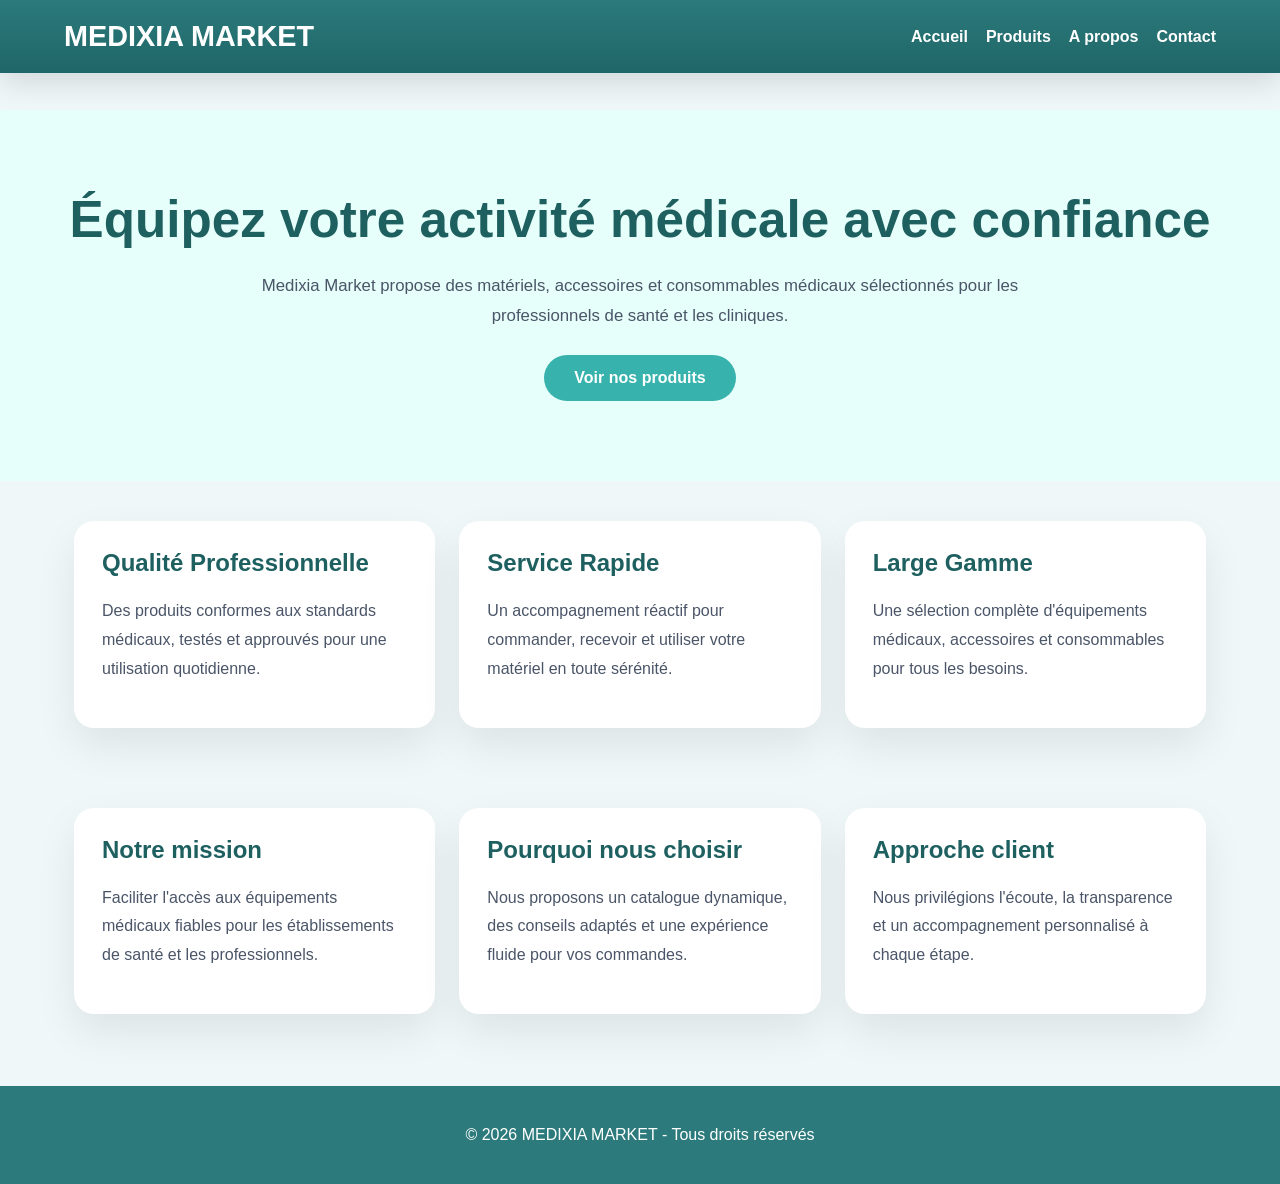
<file: index.html>
﻿<!DOCTYPE html>
<html lang="fr">

<head>
    <meta charset="UTF-8">
    <meta name="viewport" content="width=device-width, initial-scale=1.0">
    <title>MEDIXIA MARKET</title>
    <meta name="description" content="Medixia Market propose des équipements médicaux, accessoires et consommables pour professionnels de santé et cliniques.">
    <meta name="keywords" content="équipements médicaux, matériel médical, consommables médicaux, professionnels de santé, MEDIXIA MARKET">
    <meta name="author" content="MEDIXIA MARKET">
    <meta name="robots" content="index, follow">
    <link rel="stylesheet" href="style.css">
</head>

<body>
    <header>
        <div class="header-inner">
            <div>
                <h1>MEDIXIA MARKET</h1>
                <!-- <p class="site-tagline">Votre partenaire pour des équipements médicaux fiables et accessibles.</p> -->
            </div>
            <button class="nav-toggle" aria-expanded="false" aria-label="Ouvrir le menu">☰</button>
            <nav class="nav-links">
                <a href="index.html">Accueil</a>
                <a href="produits.html">Produits</a>
                <a href="apropos.html">A propos</a>
                <a href="contact.html">Contact</a>
            </nav>
        </div>
    </header>

    <main>
        <section class="hero">
            <h1>Équipez votre activité médicale avec confiance</h1>
            <p>Medixia Market propose des matériels, accessoires et consommables médicaux sélectionnés pour les professionnels de santé et les cliniques.</p>
            <a class="btn" href="produits.html">Voir nos produits</a>
        </section>

        <section class="container features">
            <article class="feature">
                <h2>Qualité Professionnelle</h2>
                <p>Des produits conformes aux standards médicaux, testés et approuvés pour une utilisation quotidienne.</p>
            </article>
            <article class="feature">
                <h2>Service Rapide</h2>
                <p>Un accompagnement réactif pour commander, recevoir et utiliser votre matériel en toute sérénité.</p>
            </article>
            <article class="feature">
                <h2>Large Gamme</h2>
                <p>Une sélection complète d'équipements médicaux, accessoires et consommables pour tous les besoins.</p>
            </article>
        </section>

        <section class="container info-grid">
            <article class="info-card">
                <h2>Notre mission</h2>
                <p>Faciliter l'accès aux équipements médicaux fiables pour les établissements de santé et les professionnels.</p>
            </article>
            <article class="info-card">
                <h2>Pourquoi nous choisir</h2>
                <p>Nous proposons un catalogue dynamique, des conseils adaptés et une expérience fluide pour vos commandes.</p>
            </article>
            <article class="info-card">
                <h2>Approche client</h2>
                <p>Nous privilégions l'écoute, la transparence et un accompagnement personnalisé à chaque étape.</p>
            </article>
        </section>
    </main>

    <footer>
        <p>© 2026 MEDIXIA MARKET - Tous droits réservés</p>
    </footer>

    <script src="script.js"></script>
</body>

</html>
</file>
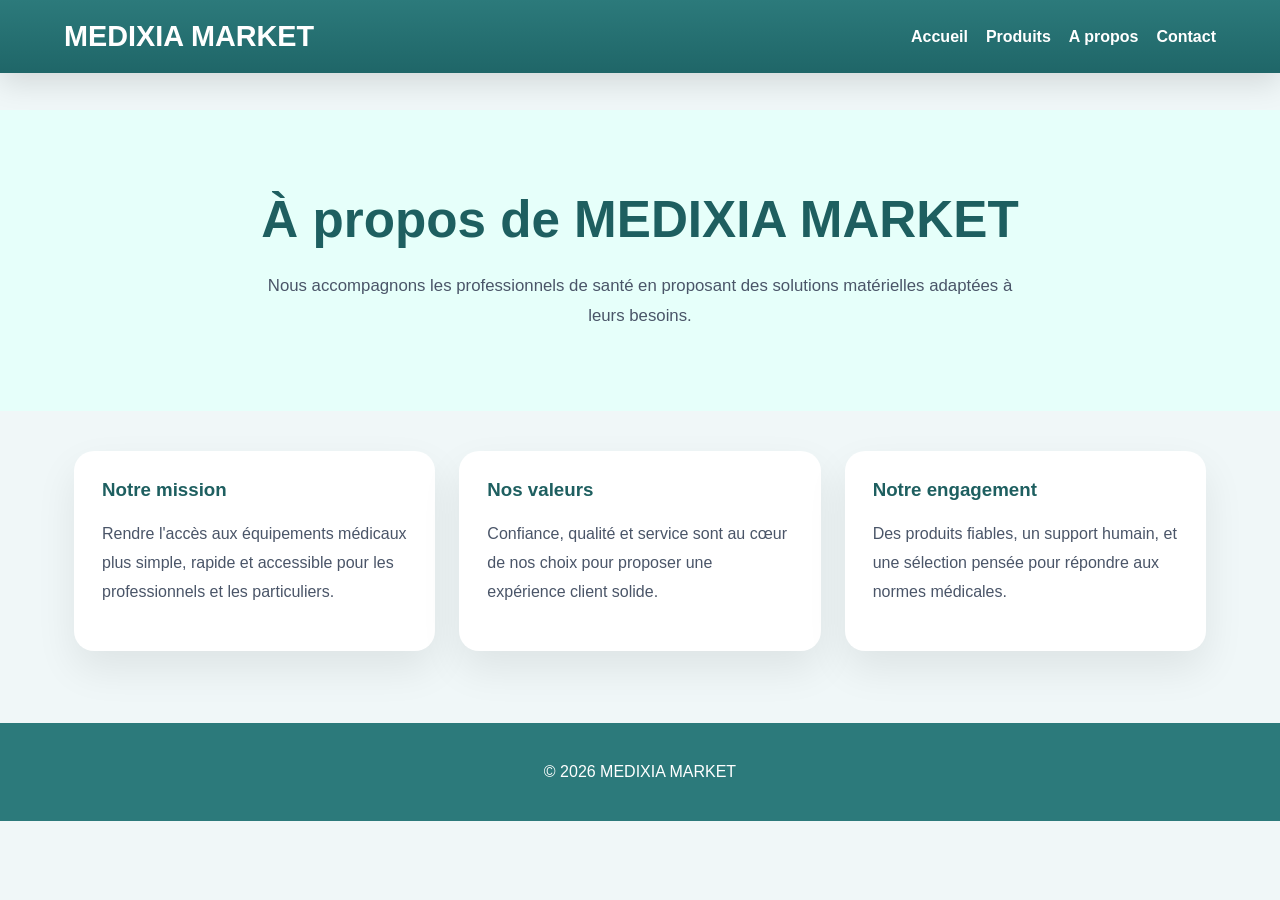
<file: apropos.html>
﻿<!DOCTYPE html>
<html lang="fr">

<head>
    <meta charset="UTF-8">
    <meta name="viewport" content="width=device-width, initial-scale=1.0">
    <title>A propos - MEDIXIA MARKET</title>
    <meta name="description" content="Découvrez l'histoire, les valeurs et l'engagement de MEDIXIA MARKET pour fournir des matériels médicaux fiables et accessibles.">
    <meta name="keywords" content="MEDIXIA MARKET, à propos, matériel médical, engagement santé, valeurs entreprise">
    <meta name="author" content="MEDIXIA MARKET">
    <meta name="robots" content="index, follow">
    <link rel="stylesheet" href="style.css">
</head>

<body>
    <header>
        <div class="header-inner">
            <div>
                <h1>MEDIXIA MARKET</h1>
                <!-- <p class="site-tagline">Entreprise dédiée à la fourniture de matériels médicaux de confiance.</p> -->
            </div>
            <button class="nav-toggle" aria-expanded="false" aria-label="Ouvrir le menu">☰</button>
            <nav class="nav-links">
                <a href="index.html">Accueil</a>
                <a href="produits.html">Produits</a>
                <a href="apropos.html">A propos</a>
                <a href="contact.html">Contact</a>
            </nav>
        </div>
    </header>

    <main>
        <section class="hero hero-small">
            <h1>À propos de MEDIXIA MARKET</h1>
            <p>Nous accompagnons les professionnels de santé en proposant des solutions matérielles adaptées à leurs besoins.</p>
        </section>

        <section class="container about-grid">
            <article class="about-card">
                <h3>Notre mission</h3>
                <p>Rendre l'accès aux équipements médicaux plus simple, rapide et accessible pour les professionnels et les particuliers.</p>
            </article>
            <article class="about-card">
                <h3>Nos valeurs</h3>
                <p>Confiance, qualité et service sont au cœur de nos choix pour proposer une expérience client solide.</p>
            </article>
            <article class="about-card">
                <h3>Notre engagement</h3>
                <p>Des produits fiables, un support humain, et une sélection pensée pour répondre aux normes médicales.</p>
            </article>
        </section>
    </main>

    <footer>
        <p>© 2026 MEDIXIA MARKET</p>
    </footer>

    <script src="script.js"></script>
</body>

</html>
</file>
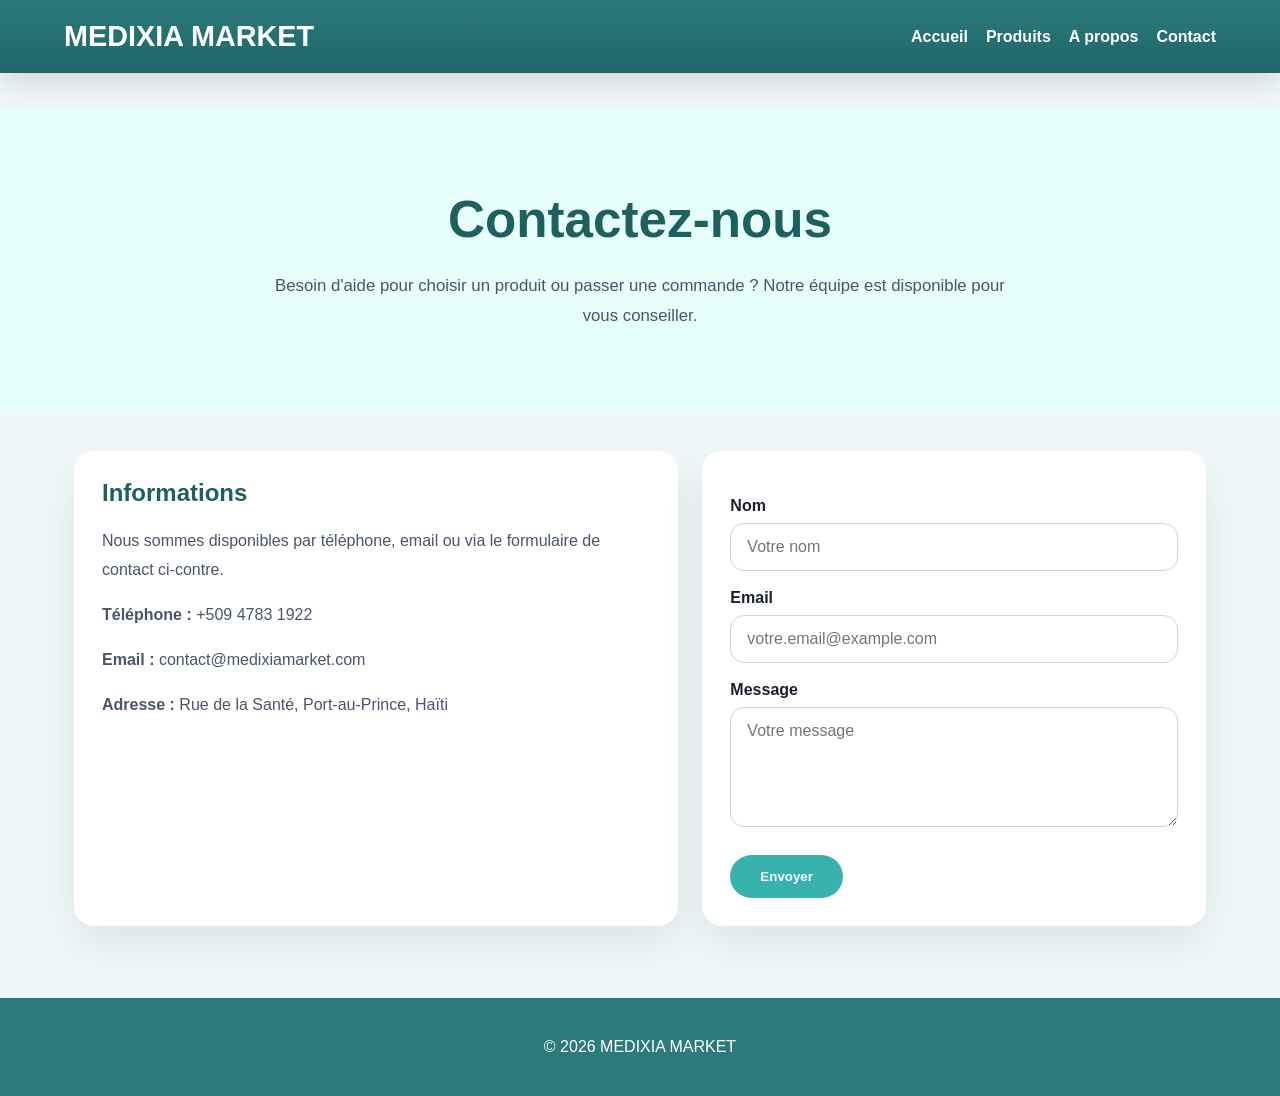
<file: contact.html>
﻿<!DOCTYPE html>
<html lang="fr">

<head>
    <meta charset="UTF-8">
    <meta name="viewport" content="width=device-width, initial-scale=1.0">
    <title>Contact - MEDIXIA MARKET</title>
    <meta name="description" content="Contactez MEDIXIA MARKET pour vos commandes, conseils ou demandes d'information sur les équipements médicaux et consommables.">
    <meta name="keywords" content="contact MEDIXIA MARKET, support matériel médical, assistance client, équipements médicaux">
    <meta name="author" content="MEDIXIA MARKET">
    <meta name="robots" content="index, follow">
    <link rel="stylesheet" href="style.css">
</head>

<body>
    <header>
        <div class="header-inner">
            <div>
                <h1>MEDIXIA MARKET</h1>
                <!-- <p class="site-tagline">Une question ? Nous sommes à votre écoute.</p> -->
            </div>
            <button class="nav-toggle" aria-expanded="false" aria-label="Ouvrir le menu">☰</button>
            <nav class="nav-links">
                <a href="index.html">Accueil</a>
                <a href="produits.html">Produits</a>
                <a href="apropos.html">A propos</a>
                <a href="contact.html">Contact</a>
            </nav>
        </div>
    </header>

    <main>
        <section class="hero hero-small">
            <h1>Contactez-nous</h1>
            <p>Besoin d'aide pour choisir un produit ou passer une commande ? Notre équipe est disponible pour vous conseiller.</p>
        </section>

        <section class="container contact-grid">
            <div class="contact-info">
                <h2>Informations</h2>
                <p>Nous sommes disponibles par téléphone, email ou via le formulaire de contact ci-contre.</p>
                <p><strong>Téléphone :</strong> +509 4783 1922</p>
                <p><strong>Email :</strong> contact@medixiamarket.com</p>
                <p><strong>Adresse :</strong> Rue de la Santé, Port-au-Prince, Haïti</p>
            </div>
            <form>
                <label for="nom">Nom</label>
                <input id="nom" type="text" placeholder="Votre nom">

                <label for="email">Email</label>
                <input id="email" type="email" placeholder="votre.email@example.com">

                <label for="message">Message</label>
                <textarea id="message" rows="5" placeholder="Votre message"></textarea>

                <button type="submit" class="btn-submit">Envoyer</button>
            </form>
        </section>
    </main>

    <footer>
        <p>© 2026 MEDIXIA MARKET</p>
    </footer>

    <script src="script.js"></script>
</body>

</html>
</file>
<file: style.css>
﻿:root {
    --bg: #f0f7f8;
    --surface: #ffffff;
    --primary: #2c7a7b;
    --primary-dark: #1e5f60;
    --accent: #38b2ac;
    --text: #1a202c;
    --muted: #4a5568;
    --radius: 20px;
    --shadow: 0 18px 40px rgba(0, 0, 0, 0.08);
}

* {
    box-sizing: border-box;
}

html {
    scroll-behavior: smooth;
}

body {
    margin: 0;
    font-family: Inter, "Segoe UI", sans-serif;
    background: var(--bg);
    color: var(--text);
}

header {
    position: fixed;
    top: 0;
    left: 0;
    right: 0;
    z-index: 1000;
    background: linear-gradient(180deg, var(--primary), #1f6668);
    color: white;
    box-shadow: 0 10px 30px rgba(0, 0, 0, 0.12);
}

body {
    margin: 0;
    font-family: Inter, "Segoe UI", sans-serif;
    background: var(--bg);
    color: var(--text);
    padding-top: 110px;
}

.header-inner {
    max-width: 1200px;
    margin: 0 auto;
    padding: 20px 24px;
    display: flex;
    align-items: center;
    justify-content: space-between;
    gap: 20px;
    flex-wrap: wrap;
    position: relative;
}

header h1 {
    margin: 0;
    font-size: 1.8rem;
}

.site-tagline {
    margin: 8px 0 0;
    font-size: 0.95rem;
    color: rgba(255, 255, 255, 0.85);
}

.nav-toggle {
    display: none;
    background: rgba(255, 255, 255, 0.16);
    border: 1px solid rgba(255, 255, 255, 0.4);
    color: white;
    padding: 10px 14px;
    border-radius: 12px;
    cursor: pointer;
    font-size: 1rem;
}

.nav-links {
    display: flex;
    gap: 18px;
    align-items: center;
    flex-wrap: wrap;
}

.nav-links a {
    color: white;
    text-decoration: none;
    font-weight: 600;
    transition: color 0.3s, transform 0.2s;
}

.nav-links a:hover {
    color: #a7f3d0;
    transform: scale(1.04);
}

.hero,
.hero-small {
    background: #e6fffa;
    padding: 80px 24px;
    text-align: center;
}

.hero h1,
.hero-small h1 {
    margin: 0;
    font-size: clamp(2rem, 4vw, 3.5rem);
    color: var(--primary-dark);
}

.hero p,
.hero-small p {
    max-width: 760px;
    margin: 22px auto 0;
    color: var(--muted);
    font-size: 1.05rem;
    line-height: 1.8;
}

.btn,
.btn-submit {
    display: inline-block;
    margin-top: 24px;
    padding: 14px 30px;
    background: var(--accent);
    color: white;
    text-decoration: none;
    border-radius: 999px;
    font-weight: 700;
    transition: background 0.3s, transform 0.2s;
    border: none;
    cursor: pointer;
}

.btn:hover,
.btn-submit:hover {
    background: #319795;
    transform: translateY(-1px);
}

.container {
    padding: 40px 24px;
    max-width: 1180px;
    margin: 0 auto;
}

.features,
.info-grid,
.about-grid,
.contact-grid {
    display: grid;
    gap: 24px;
}

.features,
.info-grid,
.about-grid {
    grid-template-columns: repeat(auto-fit, minmax(240px, 1fr));
}

.contact-grid {
    grid-template-columns: 1.2fr 1fr;
}

.feature,
.info-card,
.about-card,
.contact-info,
form {
    background: var(--surface);
    border-radius: var(--radius);
    padding: 28px;
    box-shadow: var(--shadow);
}

.feature h2,
.info-card h2,
.about-card h3,
.contact-info h2 {
    margin-top: 0;
    color: var(--primary-dark);
}

.feature p,
.info-card p,
.about-card p,
.contact-info p {
    color: var(--muted);
    line-height: 1.8;
}

.products {
    display: grid;
    grid-template-columns: repeat(auto-fit, minmax(240px, 1fr));
    gap: 20px;
}

.card {
    background: var(--surface);
    border-radius: var(--radius);
    overflow: hidden;
    box-shadow: var(--shadow);
    transition: transform 0.25s ease, box-shadow 0.25s ease;
    display: flex;
    flex-direction: column;
}

.card:hover {
    transform: translateY(-4px);
    box-shadow: 0 20px 45px rgba(0, 0, 0, 0.12);
}

.card img {
    width: 100%;
    aspect-ratio: 4 / 3;
    object-fit: cover;
}

.product-meta {
    padding: 20px;
    display: flex;
    flex-direction: column;
}

.category {
    font-size: 0.9rem;
    font-weight: 700;
    text-transform: uppercase;
    letter-spacing: 0.08em;
    color: var(--accent);
    margin-bottom: 10px;
}

.product-meta h3 {
    margin: 0 0 12px;
    color: var(--primary-dark);
    font-size: 1.2rem;
}

.product-meta p {
    margin: 0 0 14px;
    color: var(--muted);
}

.price {
    margin-top: auto;
    color: #1f5f67;
    font-weight: 800;
    font-size: 1.1rem;
}

.product-section {
    margin-bottom: 42px;
}

.product-section h2 {
    margin-bottom: 24px;
    color: var(--primary-dark);
}

.filter-container {
    background: var(--surface);
    border-radius: var(--radius);
    padding: 28px;
    margin-bottom: 32px;
    box-shadow: var(--shadow);
}

.filter-container h2 {
    margin: 0 0 20px;
    color: var(--primary-dark);
    font-size: 1.2rem;
}

.filter-buttons {
    display: flex;
    gap: 12px;
    flex-wrap: wrap;
}

.filter-btn {
    padding: 12px 22px;
    background: #f0f7f8;
    color: var(--primary);
    border: 2px solid var(--primary);
    border-radius: 999px;
    font-weight: 600;
    cursor: pointer;
    transition: all 0.3s ease;
    font-size: 0.95rem;
}

.filter-btn:hover {
    background: var(--primary);
    color: white;
    transform: translateY(-2px);
    box-shadow: 0 6px 12px rgba(44, 122, 123, 0.2);
}

.filter-btn.active {
    background: var(--primary);
    color: white;
    box-shadow: 0 8px 20px rgba(44, 122, 123, 0.3);
}

.no-results {
    text-align: center;
    color: var(--muted);
    font-weight: 700;
    padding: 40px 20px;
    font-size: 1.1rem;
}

footer {
    background: var(--primary);
    color: white;
    text-align: center;
    padding: 24px 24px;
    margin-top: 32px;
}

label {
    display: block;
    margin-top: 18px;
    font-weight: 700;
    color: var(--text);
}

input,
textarea {
    width: 100%;
    padding: 14px 16px;
    margin-top: 8px;
    border: 1px solid #cbd5e0;
    border-radius: 14px;
    background: #fff;
    font: inherit;
    resize: vertical;
}

input:focus,
textarea:focus {
    border-color: var(--accent);
    box-shadow: 0 0 0 4px rgba(56, 178, 172, 0.14);
    outline: none;
}

.loading,
.error {
    text-align: center;
    color: var(--muted);
    font-weight: 700;
}

.back-to-top {
    position: fixed;
    bottom: 24px;
    right: 24px;
    width: 52px;
    height: 52px;
    border: none;
    border-radius: 50%;
    background: var(--accent);
    color: white;
    font-size: 1.4rem;
    cursor: pointer;
    box-shadow: 0 18px 32px rgba(0, 0, 0, 0.2);
    opacity: 0;
    pointer-events: none;
    transform: translateY(12px);
    transition: opacity 0.25s ease, transform 0.25s ease, background 0.25s ease;
    display: grid;
    place-items: center;
    z-index: 1100;
}

.back-to-top.show {
    opacity: 1;
    pointer-events: auto;
    transform: translateY(0);
}

.back-to-top:hover {
    background: #319795;
    transform: translateY(-2px);
}

@media (max-width: 900px) {
    .header-inner {
        padding: 20px 18px;
    }

    .hero,
    .hero-small {
        padding: 60px 18px;
    }

    .container {
        padding: 32px 18px;
    }

    .contact-grid {
        grid-template-columns: 1fr;
    }
}

@media (max-width: 720px) {
    .nav-toggle {
        display: flex;
    }

    .nav-links {
        position: absolute;
        top: 100%;
        left: 0;
        width: 100%;
        background: var(--primary);
        flex-direction: column;
        align-items: flex-start;
        gap: 0;
        overflow: hidden;
        max-height: 0;
        transition: max-height 0.3s ease;
    }

    .nav-links.open {
        max-height: 260px;
    }

    .nav-links a {
        width: 100%;
        padding: 14px 20px;
        border-top: 1px solid rgba(255, 255, 255, 0.12);
    }

    .products {
        grid-template-columns: repeat(auto-fit, minmax(220px, 1fr));
    }

    .filter-buttons {
        gap: 10px;
    }

    .filter-btn {
        padding: 10px 18px;
        font-size: 0.9rem;
    }
}

@media (max-width: 520px) {
    header h1 {
        font-size: 1.5rem;
    }

    .hero h1,
    .hero-small h1 {
        font-size: 2rem;
    }

    .hero p,
    .hero-small p {
        font-size: 1rem;
    }

    .header-inner {
        padding: 18px 16px;
    }

    .container {
        padding: 24px 16px;
    }

    .nav-links.open {
        max-height: 320px;
    }
}
</file>
